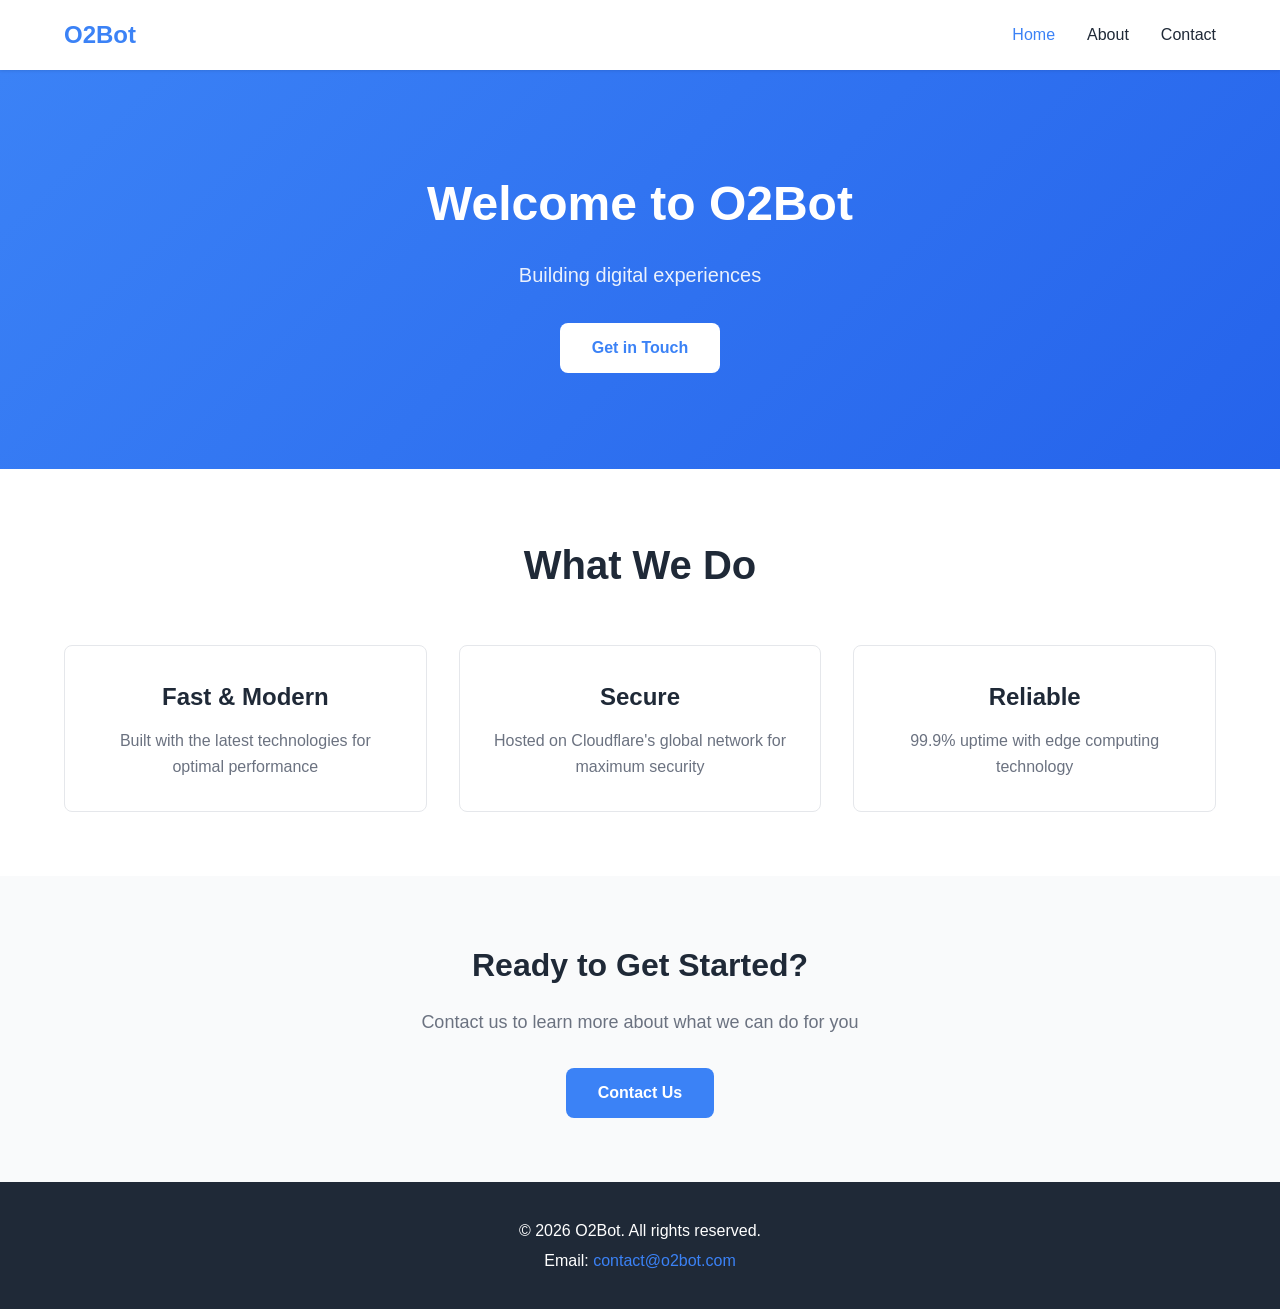
<file: index.html>
<!DOCTYPE html>
<html lang="en">
<head>
    <meta charset="UTF-8">
    <meta name="viewport" content="width=device-width, initial-scale=1.0">
    <meta name="description" content="O2Bot - Your digital presence">
    <title>O2Bot</title>
    <link rel="stylesheet" href="styles.css">
</head>
<body>
    <nav class="navbar">
        <div class="container">
            <div class="logo">
                <a href="index.html">O2Bot</a>
            </div>
            <ul class="nav-links">
                <li><a href="index.html" class="active">Home</a></li>
                <li><a href="about.html">About</a></li>
                <li><a href="contact.html">Contact</a></li>
            </ul>
        </div>
    </nav>

    <header class="hero">
        <div class="container">
            <h1>Welcome to O2Bot</h1>
            <p class="subtitle">Building digital experiences</p>
            <a href="contact.html" class="btn btn-primary">Get in Touch</a>
        </div>
    </header>

    <main>
        <section class="features">
            <div class="container">
                <h2>What We Do</h2>
                <div class="feature-grid">
                    <div class="feature-card">
                        <h3>Fast & Modern</h3>
                        <p>Built with the latest technologies for optimal performance</p>
                    </div>
                    <div class="feature-card">
                        <h3>Secure</h3>
                        <p>Hosted on Cloudflare's global network for maximum security</p>
                    </div>
                    <div class="feature-card">
                        <h3>Reliable</h3>
                        <p>99.9% uptime with edge computing technology</p>
                    </div>
                </div>
            </div>
        </section>

        <section class="cta">
            <div class="container">
                <h2>Ready to Get Started?</h2>
                <p>Contact us to learn more about what we can do for you</p>
                <a href="contact.html" class="btn btn-secondary">Contact Us</a>
            </div>
        </section>
    </main>

    <footer>
        <div class="container">
            <p>&copy; 2026 O2Bot. All rights reserved.</p>
            <p>Email: <a href="mailto:contact@o2bot.com">contact@o2bot.com</a></p>
        </div>
    </footer>

    <script src="script.js"></script>
</body>
</html>
</file>
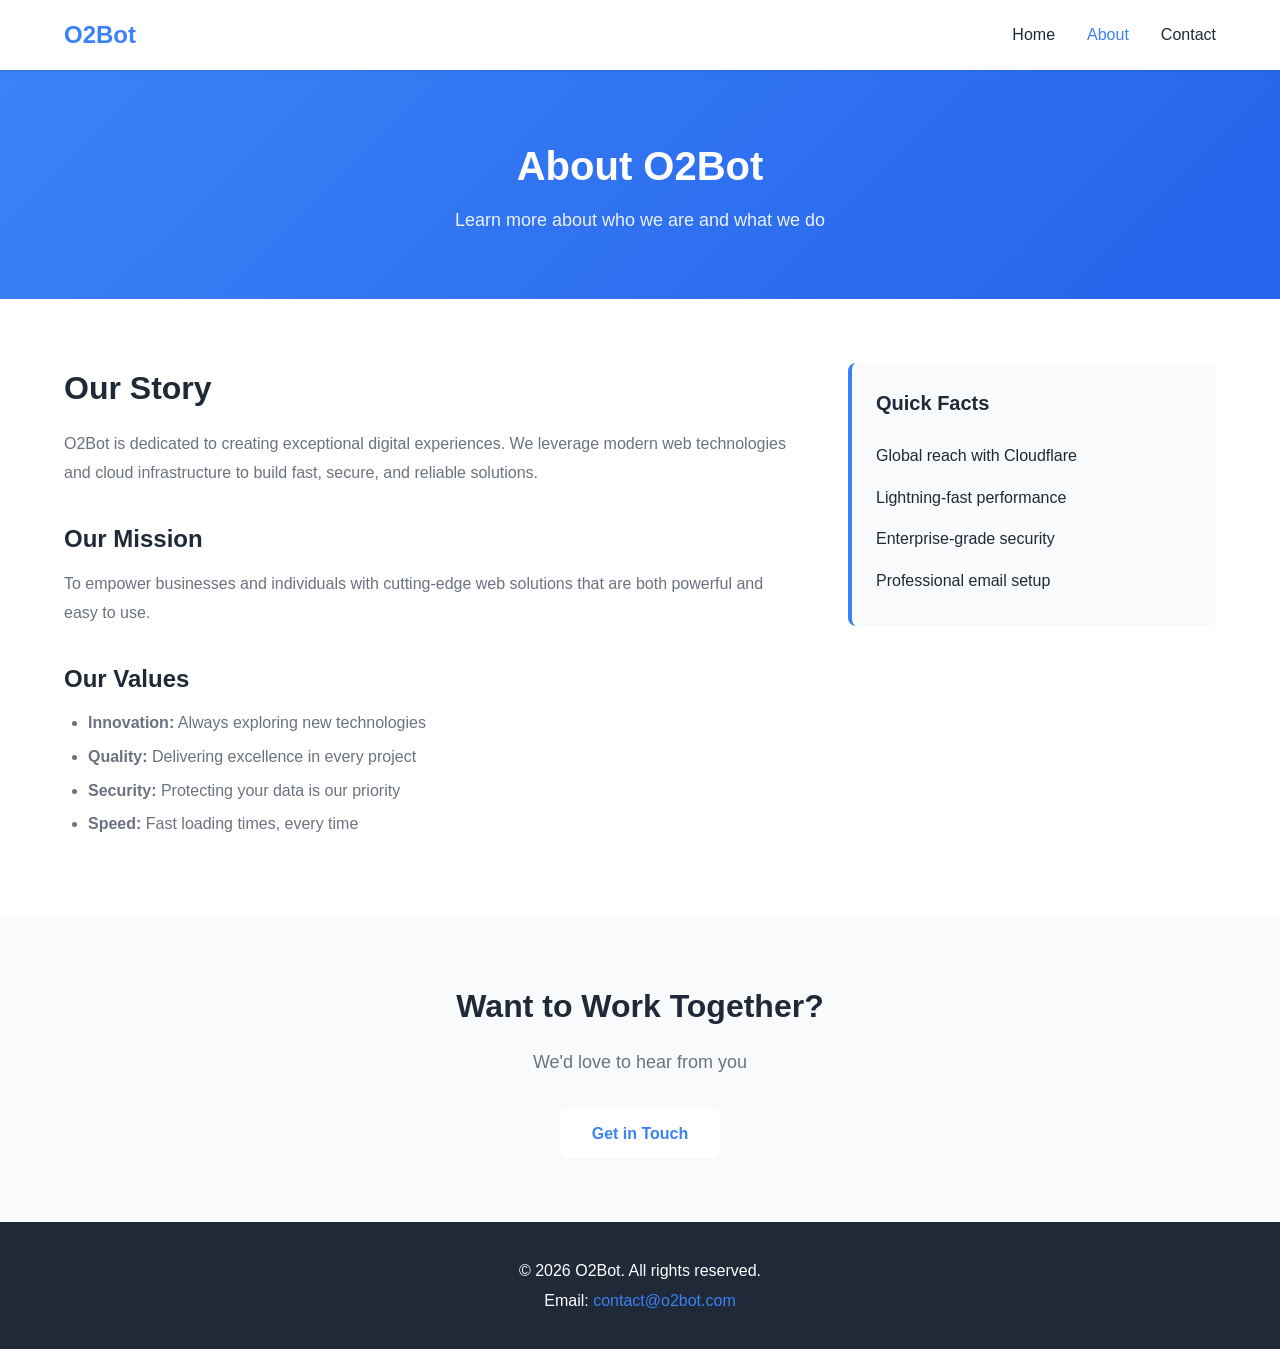
<file: about.html>
<!DOCTYPE html>
<html lang="en">
<head>
    <meta charset="UTF-8">
    <meta name="viewport" content="width=device-width, initial-scale=1.0">
    <meta name="description" content="About O2Bot">
    <title>About - O2Bot</title>
    <link rel="stylesheet" href="styles.css">
</head>
<body>
    <nav class="navbar">
        <div class="container">
            <div class="logo">
                <a href="index.html">O2Bot</a>
            </div>
            <ul class="nav-links">
                <li><a href="index.html">Home</a></li>
                <li><a href="about.html" class="active">About</a></li>
                <li><a href="contact.html">Contact</a></li>
            </ul>
        </div>
    </nav>

    <main>
        <section class="page-header">
            <div class="container">
                <h1>About O2Bot</h1>
                <p>Learn more about who we are and what we do</p>
            </div>
        </section>

        <section class="content-section">
            <div class="container">
                <div class="content-grid">
                    <div class="content-text">
                        <h2>Our Story</h2>
                        <p>O2Bot is dedicated to creating exceptional digital experiences. We leverage modern web technologies and cloud infrastructure to build fast, secure, and reliable solutions.</p>
                        
                        <h3>Our Mission</h3>
                        <p>To empower businesses and individuals with cutting-edge web solutions that are both powerful and easy to use.</p>
                        
                        <h3>Our Values</h3>
                        <ul>
                            <li><strong>Innovation:</strong> Always exploring new technologies</li>
                            <li><strong>Quality:</strong> Delivering excellence in every project</li>
                            <li><strong>Security:</strong> Protecting your data is our priority</li>
                            <li><strong>Speed:</strong> Fast loading times, every time</li>
                        </ul>
                    </div>
                    
                    <div class="content-sidebar">
                        <div class="info-box">
                            <h3>Quick Facts</h3>
                            <ul class="fact-list">
                                <li>Global reach with Cloudflare</li>
                                <li>Lightning-fast performance</li>
                                <li>Enterprise-grade security</li>
                                <li>Professional email setup</li>
                            </ul>
                        </div>
                    </div>
                </div>
            </div>
        </section>

        <section class="cta">
            <div class="container">
                <h2>Want to Work Together?</h2>
                <p>We'd love to hear from you</p>
                <a href="contact.html" class="btn btn-primary">Get in Touch</a>
            </div>
        </section>
    </main>

    <footer>
        <div class="container">
            <p>&copy; 2026 O2Bot. All rights reserved.</p>
            <p>Email: <a href="mailto:contact@o2bot.com">contact@o2bot.com</a></p>
        </div>
    </footer>

    <script src="script.js"></script>
</body>
</html>
</file>
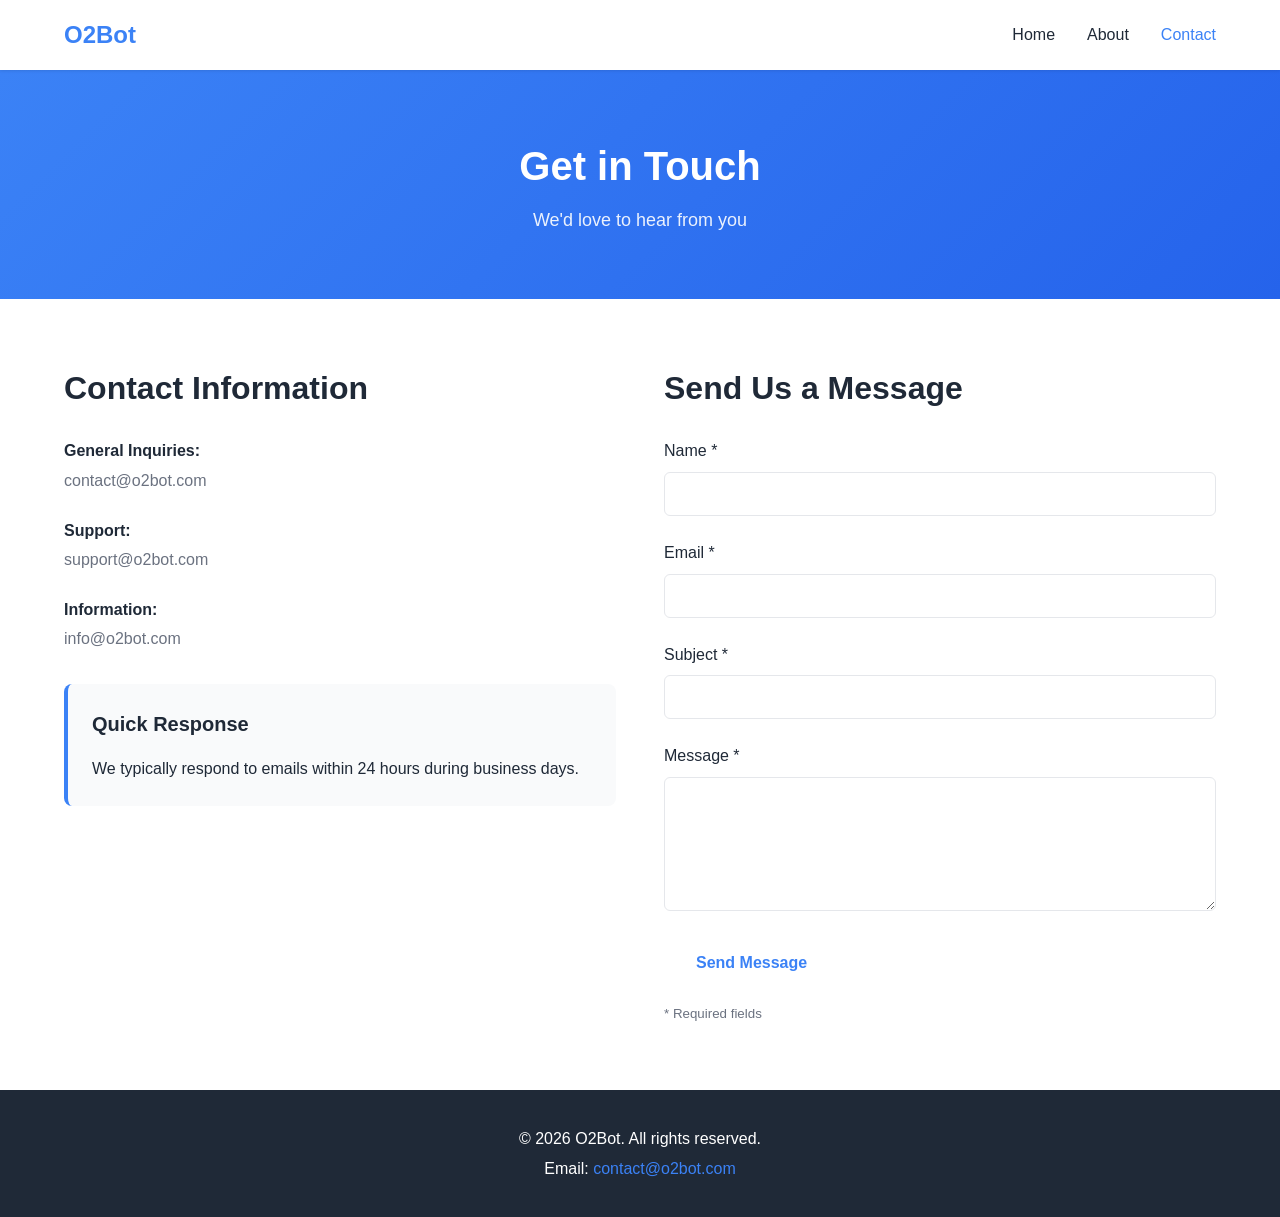
<file: contact.html>
<!DOCTYPE html>
<html lang="en">
<head>
    <meta charset="UTF-8">
    <meta name="viewport" content="width=device-width, initial-scale=1.0">
    <meta name="description" content="Contact O2Bot">
    <title>Contact - O2Bot</title>
    <link rel="stylesheet" href="styles.css">
</head>
<body>
    <nav class="navbar">
        <div class="container">
            <div class="logo">
                <a href="index.html">O2Bot</a>
            </div>
            <ul class="nav-links">
                <li><a href="index.html">Home</a></li>
                <li><a href="about.html">About</a></li>
                <li><a href="contact.html" class="active">Contact</a></li>
            </ul>
        </div>
    </nav>

    <main>
        <section class="page-header">
            <div class="container">
                <h1>Get in Touch</h1>
                <p>We'd love to hear from you</p>
            </div>
        </section>

        <section class="contact-section">
            <div class="container">
                <div class="contact-grid">
                    <div class="contact-info">
                        <h2>Contact Information</h2>
                        <div class="info-item">
                            <strong>General Inquiries:</strong>
                            <p><a href="mailto:contact@o2bot.com">contact@o2bot.com</a></p>
                        </div>
                        <div class="info-item">
                            <strong>Support:</strong>
                            <p><a href="mailto:support@o2bot.com">support@o2bot.com</a></p>
                        </div>
                        <div class="info-item">
                            <strong>Information:</strong>
                            <p><a href="mailto:info@o2bot.com">info@o2bot.com</a></p>
                        </div>
                        
                        <div class="info-box" style="margin-top: 2rem;">
                            <h3>Quick Response</h3>
                            <p>We typically respond to emails within 24 hours during business days.</p>
                        </div>
                    </div>

                    <div class="contact-form-wrapper">
                        <h2>Send Us a Message</h2>
                        <form action="https://formspree.io/f/xvzdadga" method="POST" class="contact-form">
                            <div class="form-group">
                                <label for="name">Name *</label>
                                <input type="text" id="name" name="name" required>
                            </div>

                            <div class="form-group">
                                <label for="email">Email *</label>
                                <input type="email" id="email" name="email" required>
                            </div>

                            <div class="form-group">
                                <label for="subject">Subject *</label>
                                <input type="text" id="subject" name="subject" required>
                            </div>

                            <div class="form-group">
                                <label for="message">Message *</label>
                                <textarea id="message" name="message" rows="6" required></textarea>
                            </div>

                            <button type="submit" class="btn btn-primary">Send Message</button>
                        </form>

                        <div class="form-note">
                            <p><small>* Required fields</small></p>
                        </div>
                    </div>
                </div>
            </div>
        </section>
    </main>

    <footer>
        <div class="container">
            <p>&copy; 2026 O2Bot. All rights reserved.</p>
            <p>Email: <a href="mailto:contact@o2bot.com">contact@o2bot.com</a></p>
        </div>
    </footer>

    <script src="script.js"></script>
</body>
</html>
</file>
<file: styles.css>
/* Reset and Base Styles */
* {
    margin: 0;
    padding: 0;
    box-sizing: border-box;
}

:root {
    --primary-color: #3b82f6;
    --primary-dark: #2563eb;
    --secondary-color: #10b981;
    --text-dark: #1f2937;
    --text-light: #6b7280;
    --bg-light: #f9fafb;
    --bg-white: #ffffff;
    --border-color: #e5e7eb;
    --shadow: 0 1px 3px rgba(0, 0, 0, 0.1);
    --shadow-lg: 0 10px 25px rgba(0, 0, 0, 0.1);
}

body {
    font-family: -apple-system, BlinkMacSystemFont, 'Segoe UI', Roboto, 'Helvetica Neue', Arial, sans-serif;
    line-height: 1.6;
    color: var(--text-dark);
    background-color: var(--bg-white);
}

.container {
    max-width: 1200px;
    margin: 0 auto;
    padding: 0 1.5rem;
}

/* Navigation */
.navbar {
    background-color: var(--bg-white);
    box-shadow: var(--shadow);
    position: sticky;
    top: 0;
    z-index: 1000;
}

.navbar .container {
    display: flex;
    justify-content: space-between;
    align-items: center;
    padding: 1rem 1.5rem;
}

.logo a {
    font-size: 1.5rem;
    font-weight: bold;
    color: var(--primary-color);
    text-decoration: none;
}

.nav-links {
    display: flex;
    list-style: none;
    gap: 2rem;
}

.nav-links a {
    text-decoration: none;
    color: var(--text-dark);
    font-weight: 500;
    transition: color 0.3s ease;
}

.nav-links a:hover,
.nav-links a.active {
    color: var(--primary-color);
}

/* Hero Section */
.hero {
    background: linear-gradient(135deg, var(--primary-color) 0%, var(--primary-dark) 100%);
    color: white;
    padding: 6rem 0;
    text-align: center;
}

.hero h1 {
    font-size: 3rem;
    margin-bottom: 1rem;
    font-weight: 700;
}

.hero .subtitle {
    font-size: 1.25rem;
    margin-bottom: 2rem;
    opacity: 0.9;
}

/* Buttons */
.btn {
    display: inline-block;
    padding: 0.75rem 2rem;
    border-radius: 0.5rem;
    text-decoration: none;
    font-weight: 600;
    transition: all 0.3s ease;
    border: none;
    cursor: pointer;
    font-size: 1rem;
}

.btn-primary {
    background-color: white;
    color: var(--primary-color);
}

.btn-primary:hover {
    transform: translateY(-2px);
    box-shadow: var(--shadow-lg);
}

.btn-secondary {
    background-color: var(--primary-color);
    color: white;
}

.btn-secondary:hover {
    background-color: var(--primary-dark);
    transform: translateY(-2px);
    box-shadow: var(--shadow-lg);
}

/* Features Section */
.features {
    padding: 4rem 0;
    background-color: var(--bg-white);
}

.features h2 {
    text-align: center;
    font-size: 2.5rem;
    margin-bottom: 3rem;
    color: var(--text-dark);
}

.feature-grid {
    display: grid;
    grid-template-columns: repeat(auto-fit, minmax(280px, 1fr));
    gap: 2rem;
}

.feature-card {
    padding: 2rem;
    background: var(--bg-white);
    border: 1px solid var(--border-color);
    border-radius: 0.5rem;
    text-align: center;
    transition: all 0.3s ease;
}

.feature-card:hover {
    transform: translateY(-5px);
    box-shadow: var(--shadow-lg);
}

.feature-card .icon {
    font-size: 3rem;
    margin-bottom: 1rem;
}

.feature-card h3 {
    font-size: 1.5rem;
    margin-bottom: 0.75rem;
    color: var(--text-dark);
}

.feature-card p {
    color: var(--text-light);
}

/* CTA Section */
.cta {
    background-color: var(--bg-light);
    padding: 4rem 0;
    text-align: center;
}

.cta h2 {
    font-size: 2rem;
    margin-bottom: 1rem;
}

.cta p {
    font-size: 1.125rem;
    color: var(--text-light);
    margin-bottom: 2rem;
}

/* Page Header */
.page-header {
    background: linear-gradient(135deg, var(--primary-color) 0%, var(--primary-dark) 100%);
    color: white;
    padding: 4rem 0;
    text-align: center;
}

.page-header h1 {
    font-size: 2.5rem;
    margin-bottom: 0.5rem;
}

.page-header p {
    font-size: 1.125rem;
    opacity: 0.9;
}

/* Content Section */
.content-section {
    padding: 4rem 0;
}

.content-grid {
    display: grid;
    grid-template-columns: 2fr 1fr;
    gap: 3rem;
}

.content-text h2 {
    font-size: 2rem;
    margin-bottom: 1rem;
    color: var(--text-dark);
}

.content-text h3 {
    font-size: 1.5rem;
    margin-top: 2rem;
    margin-bottom: 0.75rem;
    color: var(--text-dark);
}

.content-text p {
    margin-bottom: 1rem;
    color: var(--text-light);
    line-height: 1.8;
}

.content-text ul {
    margin-left: 1.5rem;
    margin-bottom: 1rem;
}

.content-text li {
    margin-bottom: 0.5rem;
    color: var(--text-light);
}

.info-box {
    background-color: var(--bg-light);
    padding: 1.5rem;
    border-radius: 0.5rem;
    border-left: 4px solid var(--primary-color);
}

.info-box h3 {
    font-size: 1.25rem;
    margin-bottom: 1rem;
    color: var(--text-dark);
}

.fact-list {
    list-style: none;
    margin: 0;
}

.fact-list li {
    padding: 0.5rem 0;
    color: var(--text-dark);
}

/* Contact Section */
.contact-section {
    padding: 4rem 0;
}

.contact-grid {
    display: grid;
    grid-template-columns: 1fr 1fr;
    gap: 3rem;
}

.contact-info h2 {
    font-size: 2rem;
    margin-bottom: 1.5rem;
    color: var(--text-dark);
}

.info-item {
    margin-bottom: 1.5rem;
}

.info-item strong {
    display: block;
    margin-bottom: 0.25rem;
    color: var(--text-dark);
}

.info-item p,
.info-item a {
    color: var(--text-light);
    text-decoration: none;
}

.info-item a:hover {
    color: var(--primary-color);
}

/* Contact Form */
.contact-form-wrapper h2 {
    font-size: 2rem;
    margin-bottom: 1.5rem;
    color: var(--text-dark);
}

.contact-form {
    background-color: var(--bg-white);
}

.form-group {
    margin-bottom: 1.5rem;
}

.form-group label {
    display: block;
    margin-bottom: 0.5rem;
    font-weight: 500;
    color: var(--text-dark);
}

.form-group input,
.form-group textarea {
    width: 100%;
    padding: 0.75rem;
    border: 1px solid var(--border-color);
    border-radius: 0.375rem;
    font-size: 1rem;
    font-family: inherit;
    transition: border-color 0.3s ease;
}

.form-group input:focus,
.form-group textarea:focus {
    outline: none;
    border-color: var(--primary-color);
}

.form-group textarea {
    resize: vertical;
}

.form-message {
    margin-top: 1rem;
    padding: 0.75rem;
    border-radius: 0.375rem;
    display: none;
}

.form-message.success {
    display: block;
    background-color: #d1fae5;
    color: #065f46;
    border: 1px solid #6ee7b7;
}

.form-message.error {
    display: block;
    background-color: #fee2e2;
    color: #991b1b;
    border: 1px solid #fca5a5;
}

.form-note {
    margin-top: 1rem;
    color: var(--text-light);
}

/* Footer */
footer {
    background-color: var(--text-dark);
    color: white;
    padding: 2rem 0;
    text-align: center;
}

footer p {
    margin: 0.25rem 0;
}

footer a {
    color: var(--primary-color);
    text-decoration: none;
}

footer a:hover {
    text-decoration: underline;
}

/* Responsive Design */
@media (max-width: 768px) {
    .nav-links {
        gap: 1rem;
    }

    .hero h1 {
        font-size: 2rem;
    }

    .hero .subtitle {
        font-size: 1rem;
    }

    .content-grid,
    .contact-grid {
        grid-template-columns: 1fr;
    }

    .features h2,
    .page-header h1 {
        font-size: 2rem;
    }

    .cta h2 {
        font-size: 1.5rem;
    }
}

@media (max-width: 480px) {
    .navbar .container {
        flex-direction: column;
        gap: 1rem;
    }

    .nav-links {
        flex-direction: column;
        text-align: center;
        gap: 0.5rem;
    }

    .hero {
        padding: 3rem 0;
    }

    .features,
    .content-section,
    .contact-section {
        padding: 2rem 0;
    }
}
</file>
